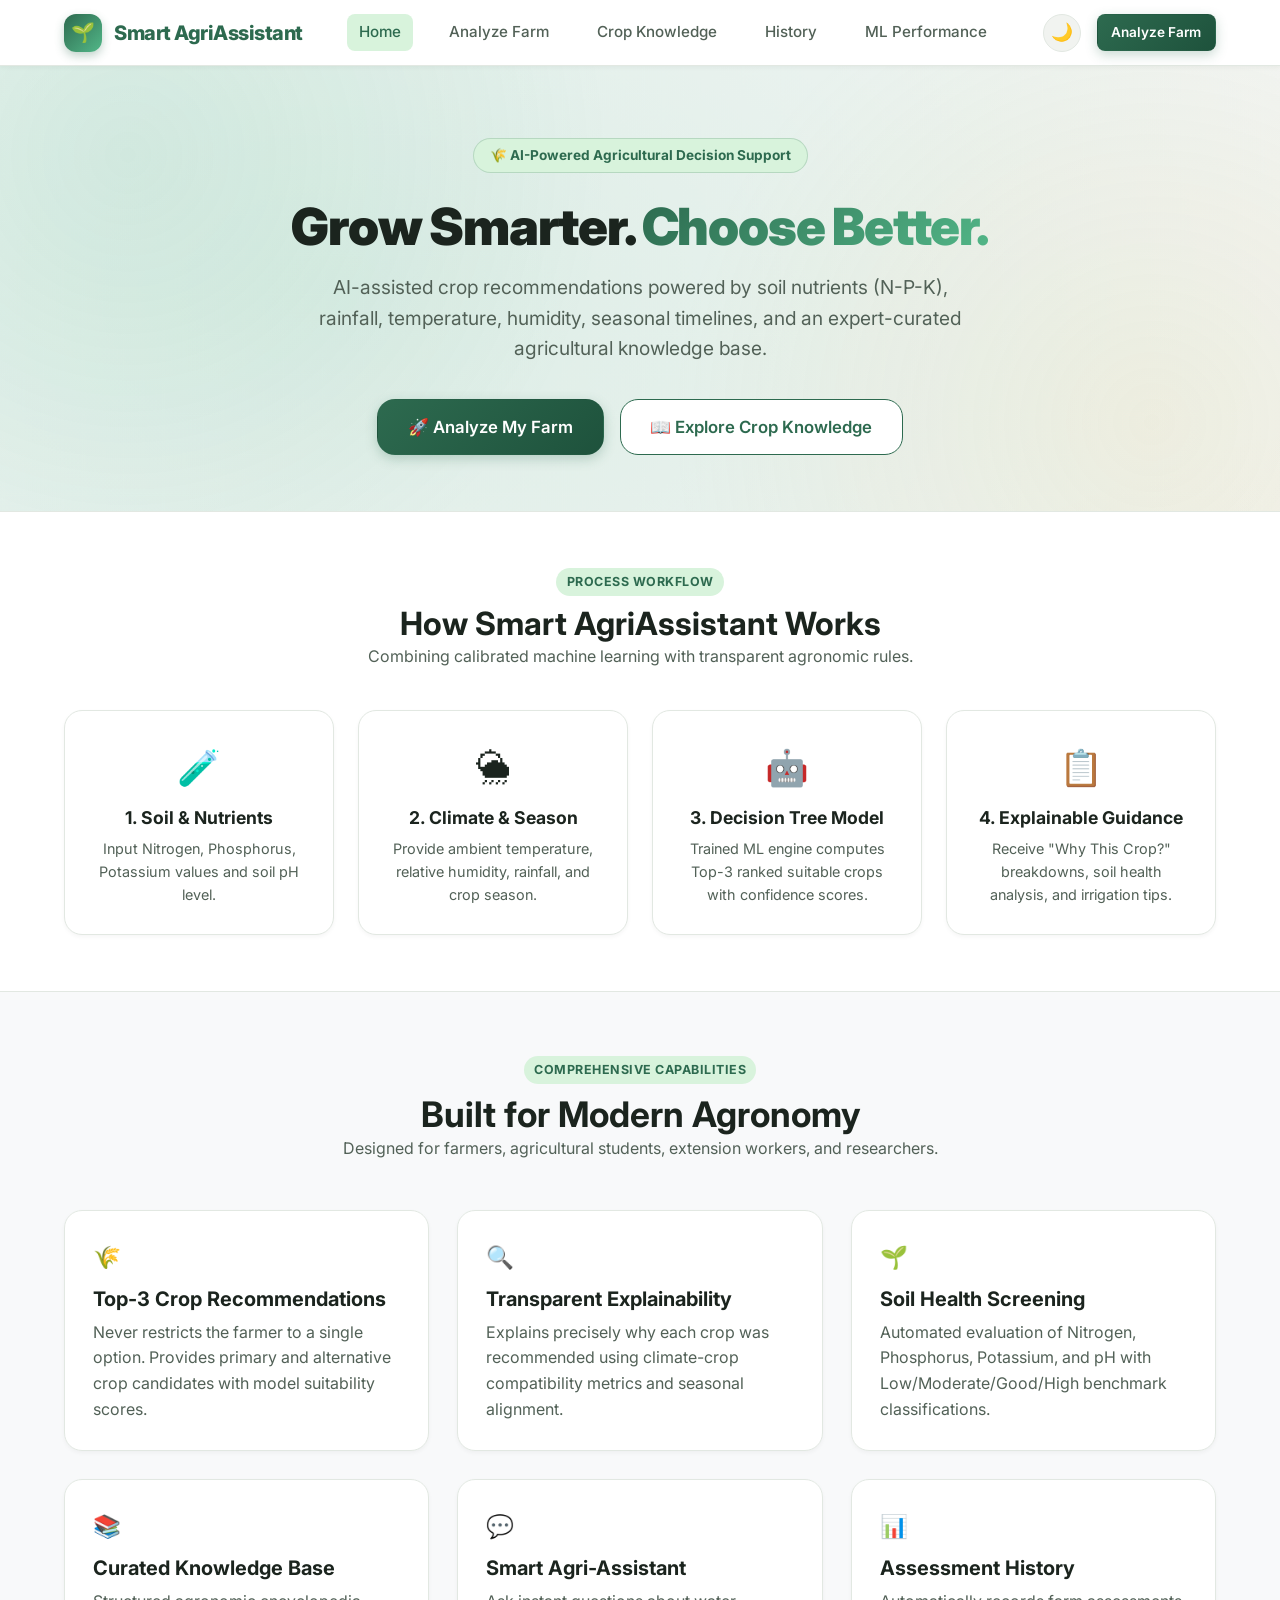
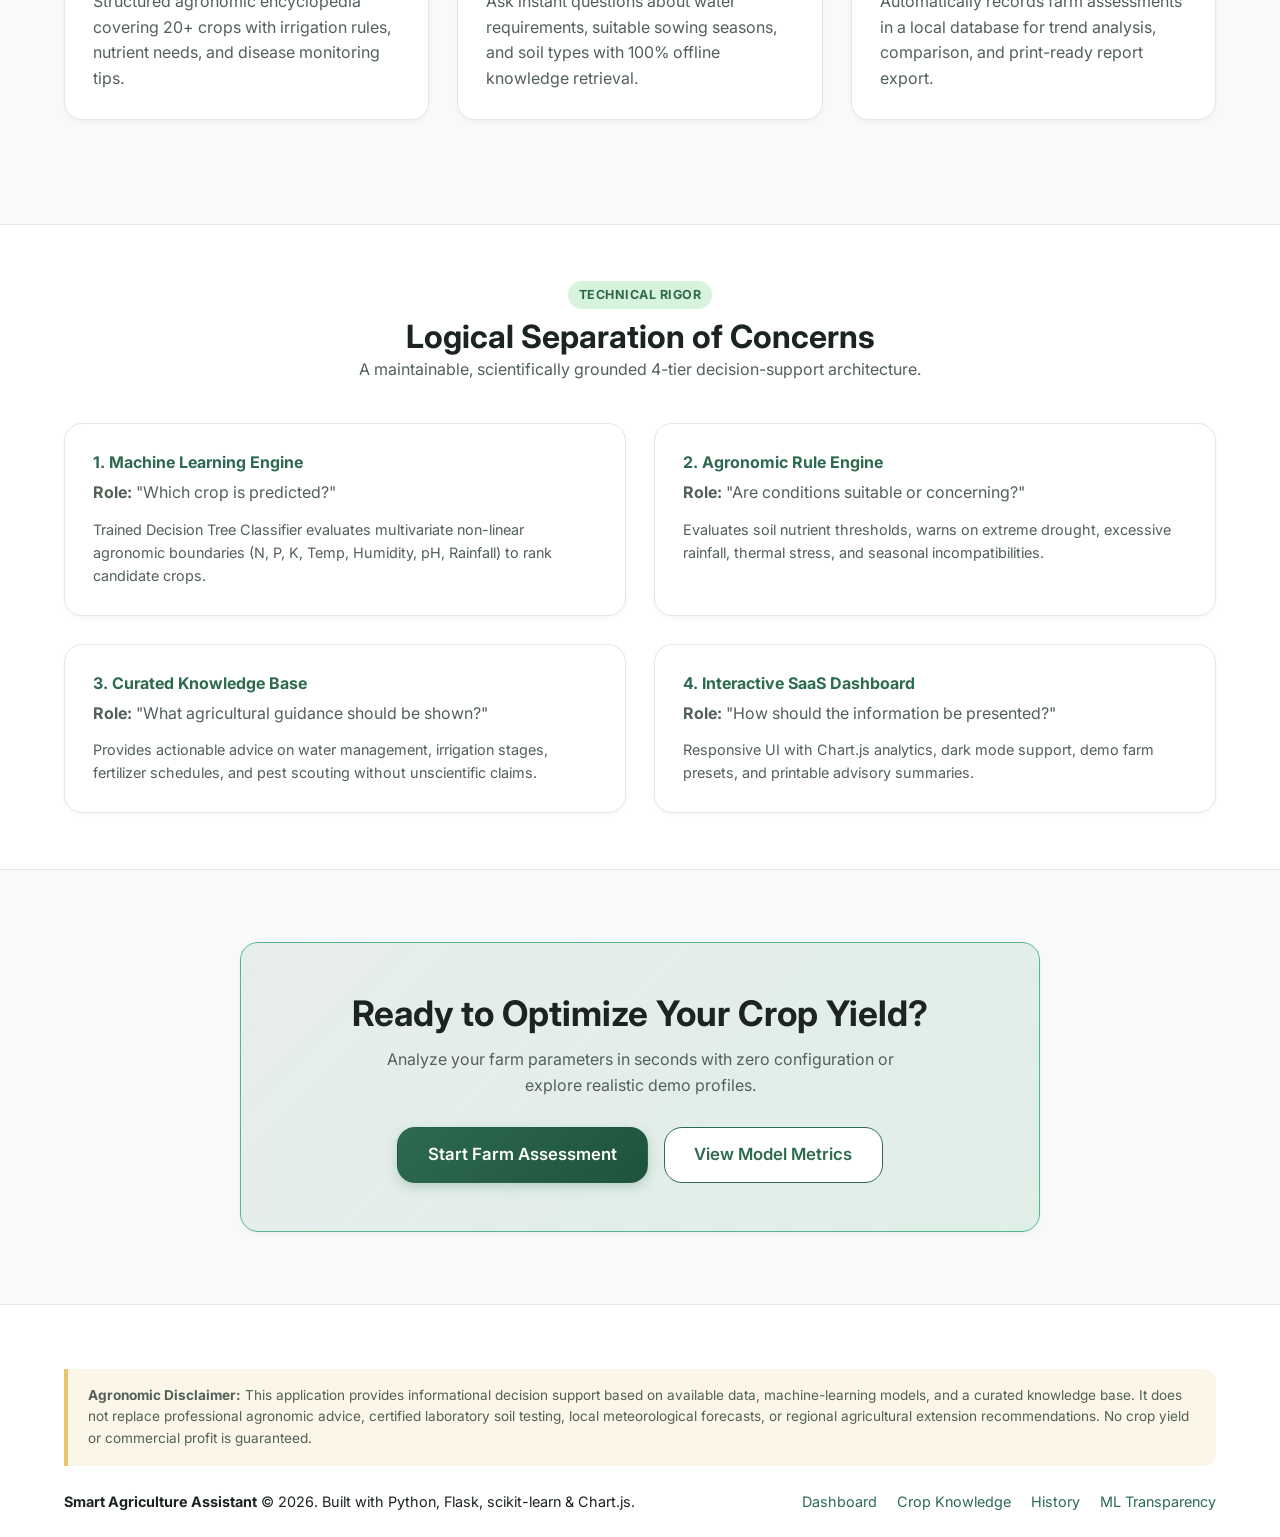
<file: templates/index.html>
<!DOCTYPE html>
<html lang="en">
<head>
  <meta charset="UTF-8">
  <meta name="viewport" content="width=device-width, initial-scale=1.0">
  <title>Smart Agriculture Assistant | AI & Agronomic Decision Support</title>
  <link rel="stylesheet" href="/static/css/style.css">
  <link rel="preconnect" href="https://fonts.googleapis.com">
  <link rel="preconnect" href="https://fonts.gstatic.com" crossorigin>
  <link href="https://fonts.googleapis.com/css2?family=Inter:wght@400;500;600;700;800;900&display=swap" rel="stylesheet">
</head>
<body>

  <!-- Navigation Bar -->
  <nav class="navbar">
    <div class="container nav-container">
      <a href="/" class="brand-logo">
        <div class="brand-icon">🌱</div>
        <span>Smart AgriAssistant</span>
      </a>
      <ul class="nav-links">
        <li><a href="/" class="nav-link active">Home</a></li>
        <li><a href="/dashboard" class="nav-link">Analyze Farm</a></li>
        <li><a href="/guidance" class="nav-link">Crop Knowledge</a></li>
        <li><a href="/history" class="nav-link">History</a></li>
        <li><a href="/model-performance" class="nav-link">ML Performance</a></li>
      </ul>
      <div class="nav-actions">
        <button class="theme-toggle" id="themeToggleBtn" aria-label="Toggle Theme">🌙</button>
        <a href="/dashboard" class="btn btn-primary btn-sm">Analyze Farm</a>
      </div>
    </div>
  </nav>

  <!-- Hero Section -->
  <section class="hero-section">
    <div class="container">
      <div class="hero-badge">🌾 AI-Powered Agricultural Decision Support</div>
      <h1 class="hero-title">
        Grow Smarter. <span class="gradient-text">Choose Better.</span>
      </h1>
      <p class="hero-subtitle">
        AI-assisted crop recommendations powered by soil nutrients (N-P-K), rainfall,
        temperature, humidity, seasonal timelines, and an expert-curated agricultural knowledge base.
      </p>
      <div class="hero-cta-group">
        <a href="/dashboard" class="btn btn-primary btn-lg">🚀 Analyze My Farm</a>
        <a href="/guidance" class="btn btn-secondary btn-lg">📖 Explore Crop Knowledge</a>
      </div>
    </div>
  </section>

  <!-- How It Works Section -->
  <section style="padding: 3.5rem 0; background: var(--bg-card); border-top: 1px solid var(--border-color); border-bottom: 1px solid var(--border-color);">
    <div class="container">
      <div style="text-align: center; max-width: 600px; margin: 0 auto 2.5rem;">
        <span class="badge badge-primary">Process Workflow</span>
        <h2 style="font-size: 2rem; margin-top: 0.5rem;">How Smart AgriAssistant Works</h2>
        <p>Combining calibrated machine learning with transparent agronomic rules.</p>
      </div>

      <div class="grid-4">
        <div class="card" style="text-align: center;">
          <div style="font-size: 2.2rem; margin-bottom: 0.75rem;">🧪</div>
          <h3 style="font-size: 1.1rem; margin-bottom: 0.5rem;">1. Soil & Nutrients</h3>
          <p style="font-size: 0.9rem;">Input Nitrogen, Phosphorus, Potassium values and soil pH level.</p>
        </div>
        <div class="card" style="text-align: center;">
          <div style="font-size: 2.2rem; margin-bottom: 0.75rem;">🌦</div>
          <h3 style="font-size: 1.1rem; margin-bottom: 0.5rem;">2. Climate & Season</h3>
          <p style="font-size: 0.9rem;">Provide ambient temperature, relative humidity, rainfall, and crop season.</p>
        </div>
        <div class="card" style="text-align: center;">
          <div style="font-size: 2.2rem; margin-bottom: 0.75rem;">🤖</div>
          <h3 style="font-size: 1.1rem; margin-bottom: 0.5rem;">3. Decision Tree Model</h3>
          <p style="font-size: 0.9rem;">Trained ML engine computes Top-3 ranked suitable crops with confidence scores.</p>
        </div>
        <div class="card" style="text-align: center;">
          <div style="font-size: 2.2rem; margin-bottom: 0.75rem;">📋</div>
          <h3 style="font-size: 1.1rem; margin-bottom: 0.5rem;">4. Explainable Guidance</h3>
          <p style="font-size: 0.9rem;">Receive "Why This Crop?" breakdowns, soil health analysis, and irrigation tips.</p>
        </div>
      </div>
    </div>
  </section>

  <!-- Core Features Grid -->
  <section style="padding: 4rem 0;">
    <div class="container">
      <div style="text-align: center; max-width: 650px; margin: 0 auto 3rem;">
        <span class="badge badge-primary">Comprehensive Capabilities</span>
        <h2 style="font-size: 2.2rem; margin-top: 0.5rem;">Built for Modern Agronomy</h2>
        <p>Designed for farmers, agricultural students, extension workers, and researchers.</p>
      </div>

      <div class="grid-3">
        <div class="card">
          <div class="card-icon">🌾</div>
          <h3 style="font-size: 1.25rem; margin: 0.75rem 0 0.5rem;">Top-3 Crop Recommendations</h3>
          <p>Never restricts the farmer to a single option. Provides primary and alternative crop candidates with model suitability scores.</p>
        </div>
        <div class="card">
          <div class="card-icon">🔍</div>
          <h3 style="font-size: 1.25rem; margin: 0.75rem 0 0.5rem;">Transparent Explainability</h3>
          <p>Explains precisely why each crop was recommended using climate-crop compatibility metrics and seasonal alignment.</p>
        </div>
        <div class="card">
          <div class="card-icon">🌱</div>
          <h3 style="font-size: 1.25rem; margin: 0.75rem 0 0.5rem;">Soil Health Screening</h3>
          <p>Automated evaluation of Nitrogen, Phosphorus, Potassium, and pH with Low/Moderate/Good/High benchmark classifications.</p>
        </div>
        <div class="card">
          <div class="card-icon">📚</div>
          <h3 style="font-size: 1.25rem; margin: 0.75rem 0 0.5rem;">Curated Knowledge Base</h3>
          <p>Structured agronomic encyclopedia covering 20+ crops with irrigation rules, nutrient needs, and disease monitoring tips.</p>
        </div>
        <div class="card">
          <div class="card-icon">💬</div>
          <h3 style="font-size: 1.25rem; margin: 0.75rem 0 0.5rem;">Smart Agri-Assistant</h3>
          <p>Ask instant questions about water requirements, suitable sowing seasons, and soil types with 100% offline knowledge retrieval.</p>
        </div>
        <div class="card">
          <div class="card-icon">📊</div>
          <h3 style="font-size: 1.25rem; margin: 0.75rem 0 0.5rem;">Assessment History</h3>
          <p>Automatically records farm assessments in a local database for trend analysis, comparison, and print-ready report export.</p>
        </div>
      </div>
    </div>
  </section>

  <!-- Technical Separation Architecture -->
  <section style="padding: 3.5rem 0; background: var(--bg-card); border-top: 1px solid var(--border-color); border-bottom: 1px solid var(--border-color);">
    <div class="container">
      <div style="text-align: center; max-width: 700px; margin: 0 auto 2.5rem;">
        <span class="badge badge-primary">Technical Rigor</span>
        <h2 style="font-size: 2rem; margin-top: 0.5rem;">Logical Separation of Concerns</h2>
        <p>A maintainable, scientifically grounded 4-tier decision-support architecture.</p>
      </div>

      <div class="grid-2">
        <div class="card">
          <h4 style="color: var(--primary); margin-bottom: 0.5rem;">1. Machine Learning Engine</h4>
          <p style="margin-bottom: 0.75rem;"><strong>Role:</strong> "Which crop is predicted?"</p>
          <p style="font-size: 0.9rem;">Trained Decision Tree Classifier evaluates multivariate non-linear agronomic boundaries (N, P, K, Temp, Humidity, pH, Rainfall) to rank candidate crops.</p>
        </div>
        <div class="card">
          <h4 style="color: var(--primary); margin-bottom: 0.5rem;">2. Agronomic Rule Engine</h4>
          <p style="margin-bottom: 0.75rem;"><strong>Role:</strong> "Are conditions suitable or concerning?"</p>
          <p style="font-size: 0.9rem;">Evaluates soil nutrient thresholds, warns on extreme drought, excessive rainfall, thermal stress, and seasonal incompatibilities.</p>
        </div>
        <div class="card">
          <h4 style="color: var(--primary); margin-bottom: 0.5rem;">3. Curated Knowledge Base</h4>
          <p style="margin-bottom: 0.75rem;"><strong>Role:</strong> "What agricultural guidance should be shown?"</p>
          <p style="font-size: 0.9rem;">Provides actionable advice on water management, irrigation stages, fertilizer schedules, and pest scouting without unscientific claims.</p>
        </div>
        <div class="card">
          <h4 style="color: var(--primary); margin-bottom: 0.5rem;">4. Interactive SaaS Dashboard</h4>
          <p style="margin-bottom: 0.75rem;"><strong>Role:</strong> "How should the information be presented?"</p>
          <p style="font-size: 0.9rem;">Responsive UI with Chart.js analytics, dark mode support, demo farm presets, and printable advisory summaries.</p>
        </div>
      </div>
    </div>
  </section>

  <!-- CTA Section -->
  <section style="padding: 4.5rem 0; text-align: center;">
    <div class="container">
      <div class="card" style="max-width: 800px; margin: 0 auto; background: linear-gradient(135deg, rgba(45, 106, 79, 0.08), rgba(82, 183, 136, 0.15)); border: 1.5px solid var(--secondary); padding: 3rem 2rem;">
        <h2 style="font-size: 2.2rem; margin-bottom: 0.75rem;">Ready to Optimize Your Crop Yield?</h2>
        <p style="max-width: 550px; margin: 0 auto 1.75rem;">Analyze your farm parameters in seconds with zero configuration or explore realistic demo profiles.</p>
        <div style="display: flex; justify-content: center; gap: 1rem; flex-wrap: wrap;">
          <a href="/dashboard" class="btn btn-primary btn-lg">Start Farm Assessment</a>
          <a href="/model-performance" class="btn btn-secondary btn-lg">View Model Metrics</a>
        </div>
      </div>
    </div>
  </section>

  <!-- Disclaimer Footer -->
  <footer class="footer">
    <div class="container">
      <div class="disclaimer-box">
        <strong>Agronomic Disclaimer:</strong> This application provides informational decision support based on available data, machine-learning models, and a curated knowledge base. It does not replace professional agronomic advice, certified laboratory soil testing, local meteorological forecasts, or regional agricultural extension recommendations. No crop yield or commercial profit is guaranteed.
      </div>
      <div class="footer-content">
        <div>
          <strong>Smart Agriculture Assistant</strong> &copy; 2026. Built with Python, Flask, scikit-learn & Chart.js.
        </div>
        <div style="display: flex; gap: 1.25rem;">
          <a href="/dashboard">Dashboard</a>
          <a href="/guidance">Crop Knowledge</a>
          <a href="/history">History</a>
          <a href="/model-performance">ML Transparency</a>
        </div>
      </div>
    </div>
  </footer>

  <script src="/static/js/main.js"></script>
</body>
</html>
</file>
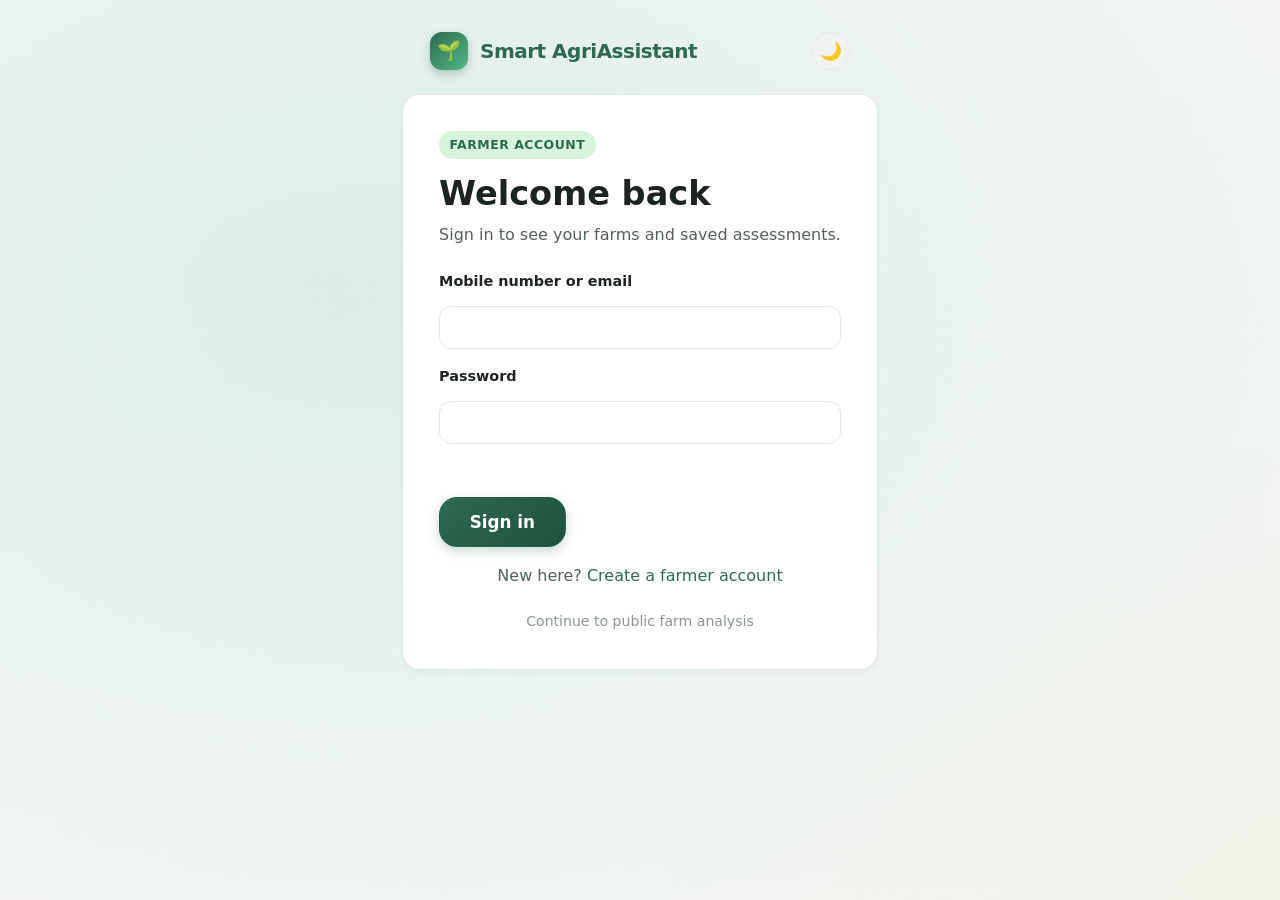
<file: templates/login.html>
<!DOCTYPE html>
<html lang="en">
<head>
  <meta charset="UTF-8"><meta name="viewport" content="width=device-width, initial-scale=1">
  <title>Farmer Sign In | Smart Agriculture Assistant</title>
  <link rel="stylesheet" href="/static/css/style.css"><link rel="stylesheet" href="/static/css/accounts.css">
</head>
<body class="account-page">
  <main class="account-shell">
    <div class="account-brand-row"><a class="brand-logo" href="/"><span class="brand-icon">🌱</span><span>Smart AgriAssistant</span></a><button class="theme-toggle" id="themeToggleBtn" aria-label="Toggle Theme">🌙</button></div>
    <section class="card account-card">
      <span class="badge badge-primary">Farmer account</span><h1>Welcome back</h1>
      <p>Sign in to see your farms and saved assessments.</p>
      <form id="loginForm">
        <label class="form-label" for="loginIdentifier">Mobile number or email</label>
        <input class="form-control" id="loginIdentifier" name="identifier" autocomplete="username" required>
        <label class="form-label" for="loginPassword">Password</label>
        <input class="form-control" id="loginPassword" name="password" type="password" autocomplete="current-password" required>
        <p class="form-message" id="formMessage" role="alert" aria-live="polite"></p>
        <button class="btn btn-primary btn-lg" type="submit">Sign in</button>
      </form>
      <p class="account-switch">New here? <a href="/register">Create a farmer account</a></p>
      <a href="/dashboard" class="account-secondary">Continue to public farm analysis</a>
    </section>
  </main>
  <script src="/static/js/main.js"></script><script src="/static/js/accounts.js"></script>
</body>
</html>
</file>
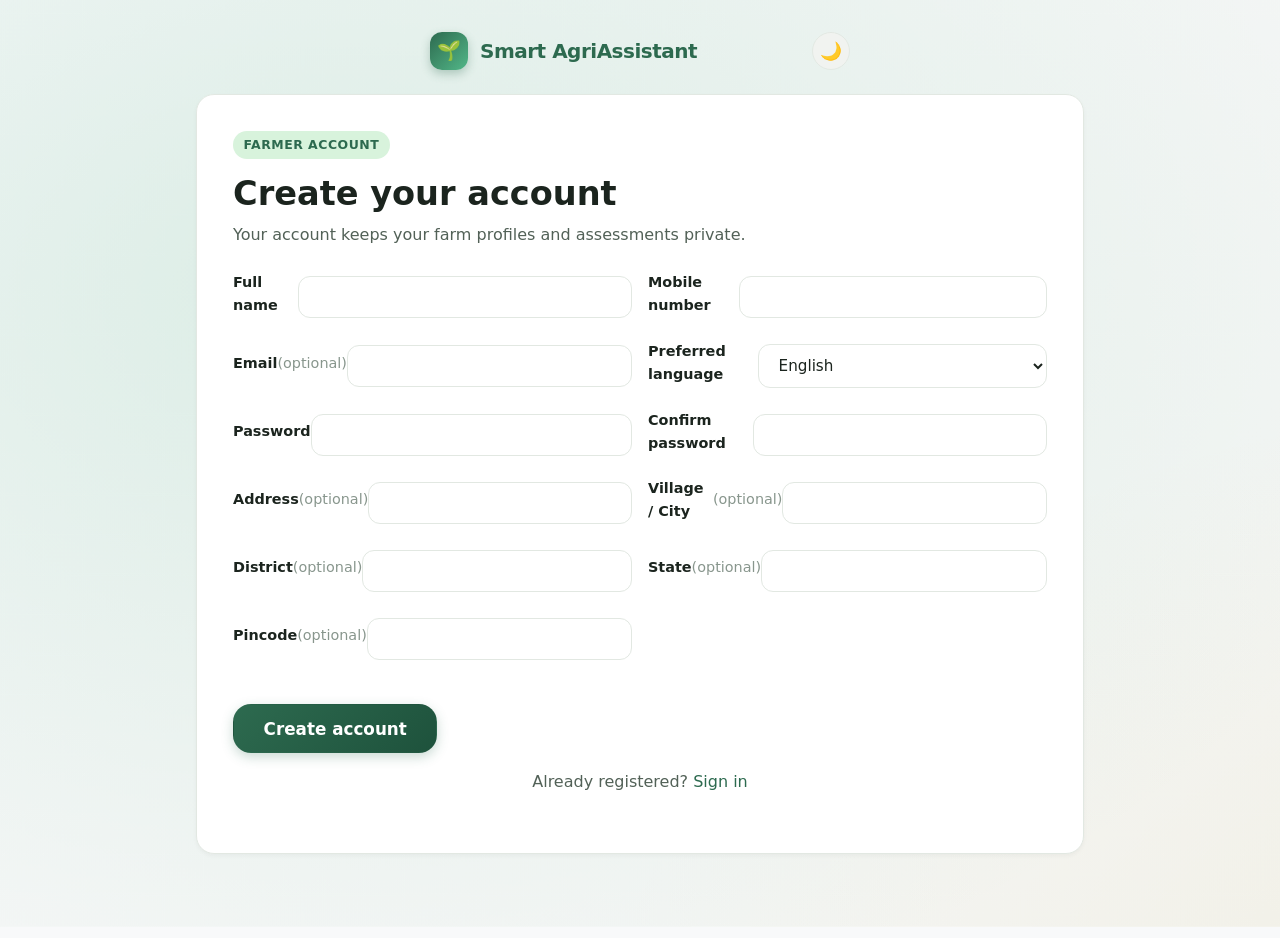
<file: templates/register.html>
<!DOCTYPE html>
<html lang="en">
<head>
  <meta charset="UTF-8"><meta name="viewport" content="width=device-width, initial-scale=1">
  <title>Create Farmer Account | Smart Agriculture Assistant</title>
  <link rel="stylesheet" href="/static/css/style.css"><link rel="stylesheet" href="/static/css/accounts.css">
</head>
<body class="account-page">
  <main class="account-shell account-shell-wide">
    <div class="account-brand-row"><a class="brand-logo" href="/"><span class="brand-icon">🌱</span><span>Smart AgriAssistant</span></a><button class="theme-toggle" id="themeToggleBtn" aria-label="Toggle Theme">🌙</button></div>
    <section class="card account-card">
      <span class="badge badge-primary">Farmer account</span><h1>Create your account</h1>
      <p>Your account keeps your farm profiles and assessments private.</p>
      <form id="registerForm">
        <div class="account-form-grid">
          <label class="form-label">Full name<input class="form-control" name="full_name" autocomplete="name" maxlength="120" required></label>
          <label class="form-label">Mobile number<input class="form-control" name="mobile" type="tel" autocomplete="tel" required></label>
          <label class="form-label">Email <span>(optional)</span><input class="form-control" name="email" type="email" autocomplete="email"></label>
          <label class="form-label">Preferred language<select class="form-control" name="preferred_language"><option>English</option><option>Gujarati</option><option>Hindi</option></select></label>
          <label class="form-label">Password<input class="form-control" name="password" type="password" minlength="8" autocomplete="new-password" required></label>
          <label class="form-label">Confirm password<input class="form-control" name="confirm_password" type="password" minlength="8" autocomplete="new-password" required></label>
          <label class="form-label">Address <span>(optional)</span><input class="form-control" name="address" autocomplete="street-address"></label>
          <label class="form-label">Village / City <span>(optional)</span><input class="form-control" name="village" autocomplete="address-level2"></label>
          <label class="form-label">District <span>(optional)</span><input class="form-control" name="district"></label>
          <label class="form-label">State <span>(optional)</span><input class="form-control" name="state" autocomplete="address-level1"></label>
          <label class="form-label">Pincode <span>(optional)</span><input class="form-control" name="pincode" autocomplete="postal-code"></label>
        </div>
        <p class="form-message" id="formMessage" role="alert" aria-live="polite"></p>
        <button class="btn btn-primary btn-lg" type="submit">Create account</button>
      </form>
      <p class="account-switch">Already registered? <a href="/login">Sign in</a></p>
    </section>
  </main>
  <script src="/static/js/main.js"></script><script src="/static/js/accounts.js"></script>
</body>
</html>
</file>
<file: static/css/style.css>
/* ==========================================================================
   SMART AGRICULTURE ASSISTANT - Modern AgriTech SaaS Theme
   ========================================================================== */

:root {
  /* Color Palette - Nature & Modern Tech */
  --primary: #2d6a4f;
  --primary-hover: #1b4332;
  --primary-light: #d8f3dc;
  --primary-dark: #081c15;
  --secondary: #52b788;
  --accent: #e9c46a;
  --accent-hover: #f4a261;
  --danger: #e76f51;
  --danger-light: #ffe5d9;
  --info: #2a9d8f;
  --info-light: #e0f2f1;
  --warning: #f4a261;
  --warning-light: #fff3cd;
  --success: #38b000;
  --success-light: #e8f5e9;

  /* Neutrals */
  --bg-main: #f8f9fa;
  --ambient-green: rgba(82, 183, 136, 0.16);
  --ambient-gold: rgba(233, 196, 106, 0.12);
  --bg-card: #ffffff;
  --bg-sidebar: #ffffff;
  --bg-subtle: #f1f3f0;
  --text-primary: #1b241e;
  --text-secondary: #526157;
  --text-muted: #88968d;
  --border-color: #e2e8e2;
  --border-focus: #2d6a4f;

  /* Elevation */
  --shadow-sm: 0 2px 4px rgba(0, 0, 0, 0.04);
  --shadow-md: 0 4px 12px rgba(27, 67, 50, 0.08);
  --shadow-lg: 0 10px 25px rgba(27, 67, 50, 0.12);
  --shadow-hover: 0 12px 30px rgba(45, 106, 79, 0.16);

  /* Geometry & Typography */
  --radius-sm: 8px;
  --radius-md: 12px;
  --radius-lg: 18px;
  --radius-xl: 24px;
  --font-sans: 'Inter', system-ui, -apple-system, BlinkMacSystemFont, "Segoe UI", Roboto, sans-serif;
  --font-mono: "Fira Code", monospace;
  --transition: all 0.25s ease-in-out;
}

/* Dark Mode Theme */
[data-theme="dark"] {
  --ambient-green: rgba(82, 183, 136, 0.11);
  --ambient-gold: rgba(233, 196, 106, 0.07);
  --bg-main: #0d1712;
  --bg-card: #15221b;
  --bg-sidebar: #111c16;
  --bg-subtle: #1c2c23;
  --text-primary: #edf3ee;
  --text-secondary: #a3b8aa;
  --text-muted: #6e8275;
  --border-color: #243a2d;
  --primary-light: #1e3a2c;
  --info-light: #163832;
  --warning-light: #3e3215;
  --danger-light: #3e201b;
  --success-light: #1b3820;
  --shadow-sm: 0 2px 6px rgba(0, 0, 0, 0.3);
  --shadow-md: 0 6px 16px rgba(0, 0, 0, 0.4);
  --shadow-lg: 0 12px 28px rgba(0, 0, 0, 0.5);
}

/* Base Styles */
*, *::before, *::after {
  box-sizing: border-box;
  margin: 0;
  padding: 0;
}

body {
  font-family: var(--font-sans);
  background-color: transparent;
  color: var(--text-primary);
  line-height: 1.6;
  -webkit-font-smoothing: antialiased;
  min-height: 100vh;
  display: flex;
  flex-direction: column;
}

/* Slow, theme-aware ambient movement behind page content. */
html {
  min-height: 100%;
  background: var(--bg-main);
}

body {
  position: relative;
  isolation: isolate;
}

body::before {
  content: "";
  position: fixed;
  z-index: -1;
  inset: -3%;
  pointer-events: none;
  background-image:
    radial-gradient(ellipse at 18% 22%, var(--ambient-green) 0, transparent 48%),
    radial-gradient(ellipse at 82% 76%, var(--ambient-gold) 0, transparent 44%),
    linear-gradient(135deg, var(--bg-main), var(--bg-subtle));
  background-size: 150% 150%;
  animation: agri-ambient-drift 30s ease-in-out infinite alternate;
  will-change: transform;
}

@keyframes agri-ambient-drift {
  from { transform: translate3d(-0.6%, -0.3%, 0) scale(1); }
  to { transform: translate3d(0.6%, 0.3%, 0) scale(1.025); }
}

@media (prefers-reduced-motion: reduce) {
  body::before { animation: none; will-change: auto; }
}

/* Typography */
h1, h2, h3, h4, h5, h6 {
  color: var(--text-primary);
  font-weight: 700;
  line-height: 1.25;
}

p {
  color: var(--text-secondary);
}

a {
  color: var(--primary);
  text-decoration: none;
  transition: var(--transition);
}

a:hover {
  color: var(--secondary);
}

/* Layout Elements */
.container {
  max-width: 1200px;
  margin: 0 auto;
  padding: 0 1.5rem;
}

.container-fluid {
  max-width: 1440px;
  margin: 0 auto;
  padding: 0 1.5rem;
}

/* Navigation Bar */
.navbar {
  background: var(--bg-card);
  border-bottom: 1px solid var(--border-color);
  position: sticky;
  top: 0;
  z-index: 1000;
  backdrop-filter: blur(10px);
  padding: 0.85rem 0;
  box-shadow: var(--shadow-sm);
}

.nav-container {
  display: flex;
  justify-content: space-between;
  align-items: center;
}

.brand-logo {
  display: flex;
  align-items: center;
  gap: 0.75rem;
  font-size: 1.25rem;
  font-weight: 800;
  color: var(--primary);
  letter-spacing: -0.5px;
}

.brand-icon {
  background: linear-gradient(135deg, var(--primary), var(--secondary));
  color: white;
  width: 38px;
  height: 38px;
  border-radius: var(--radius-md);
  display: flex;
  align-items: center;
  justify-content: center;
  font-size: 1.2rem;
  box-shadow: 0 4px 10px rgba(45, 106, 79, 0.3);
}

.nav-links {
  display: flex;
  align-items: center;
  list-style: none;
  gap: 1.5rem;
}

.nav-link {
  color: var(--text-secondary);
  font-weight: 500;
  font-size: 0.95rem;
  padding: 0.4rem 0.75rem;
  border-radius: var(--radius-sm);
  display: flex;
  align-items: center;
  gap: 0.4rem;
}

.nav-link:hover, .nav-link.active {
  color: var(--primary);
  background: var(--primary-light);
}

.nav-actions {
  display: flex;
  align-items: center;
  gap: 1rem;
}

/* Buttons */
.btn {
  display: inline-flex;
  align-items: center;
  justify-content: center;
  gap: 0.5rem;
  font-family: var(--font-sans);
  font-weight: 600;
  font-size: 0.95rem;
  padding: 0.65rem 1.35rem;
  border-radius: var(--radius-md);
  border: 1px solid transparent;
  cursor: pointer;
  transition: var(--transition);
  text-align: center;
}

.btn-primary {
  background: linear-gradient(135deg, var(--primary), #1e523c);
  color: #ffffff;
  box-shadow: 0 4px 12px rgba(45, 106, 79, 0.25);
}

.btn-primary:hover {
  background: linear-gradient(135deg, #245741, var(--primary-dark));
  box-shadow: 0 6px 18px rgba(45, 106, 79, 0.35);
  transform: translateY(-1px);
  color: white;
}

.btn-secondary {
  background: var(--bg-card);
  color: var(--primary);
  border: 1.5px solid var(--primary);
}

.btn-secondary:hover {
  background: var(--primary-light);
  color: var(--primary-dark);
}

.btn-accent {
  background: linear-gradient(135deg, var(--accent), #e76f51);
  color: #1b241e;
}

.btn-sm {
  padding: 0.4rem 0.85rem;
  font-size: 0.85rem;
  border-radius: var(--radius-sm);
}

.btn-lg {
  padding: 0.85rem 1.85rem;
  font-size: 1.05rem;
  border-radius: var(--radius-lg);
}

.theme-toggle {
  background: var(--bg-subtle);
  border: 1px solid var(--border-color);
  color: var(--text-secondary);
  border-radius: 50%;
  width: 38px;
  height: 38px;
  display: flex;
  align-items: center;
  justify-content: center;
  cursor: pointer;
  font-size: 1.1rem;
  transition: var(--transition);
}

.theme-toggle:hover {
  background: var(--primary-light);
  color: var(--primary);
}

/* Hero Section */
.hero-section {
  padding: 4.5rem 0 3.5rem;
  position: relative;
  background: radial-gradient(circle at 10% 20%, rgba(82, 183, 136, 0.12) 0%, transparent 40%),
              radial-gradient(circle at 90% 80%, rgba(233, 196, 106, 0.12) 0%, transparent 40%);
  text-align: center;
}

.hero-badge {
  display: inline-flex;
  align-items: center;
  gap: 0.5rem;
  background: var(--primary-light);
  color: var(--primary);
  padding: 0.35rem 1rem;
  border-radius: 50px;
  font-size: 0.85rem;
  font-weight: 700;
  margin-bottom: 1.5rem;
  border: 1px solid rgba(45, 106, 79, 0.2);
}

.hero-title {
  font-size: 3.2rem;
  font-weight: 900;
  letter-spacing: -1.2px;
  margin-bottom: 1rem;
  line-height: 1.15;
}

.hero-title .gradient-text {
  background: linear-gradient(135deg, var(--primary), var(--secondary));
  -webkit-background-clip: text;
  -webkit-text-fill-color: transparent;
}

.hero-subtitle {
  font-size: 1.2rem;
  max-width: 680px;
  margin: 0 auto 2.2rem;
  color: var(--text-secondary);
}

.hero-cta-group {
  display: flex;
  justify-content: center;
  align-items: center;
  gap: 1rem;
  flex-wrap: wrap;
}

/* Feature Cards Grid */
.grid-3 {
  display: grid;
  grid-template-columns: repeat(auto-fit, minmax(320px, 1fr));
  gap: 1.75rem;
  margin: 2.5rem 0;
}

.grid-4 {
  display: grid;
  grid-template-columns: repeat(auto-fit, minmax(240px, 1fr));
  gap: 1.5rem;
}

.grid-2 {
  display: grid;
  grid-template-columns: repeat(auto-fit, minmax(420px, 1fr));
  gap: 1.75rem;
}

/* Cards */
.card {
  background: var(--bg-card);
  border: 1px solid var(--border-color);
  border-radius: var(--radius-lg);
  padding: 1.75rem;
  box-shadow: var(--shadow-sm);
  transition: var(--transition);
}

.card:hover {
  box-shadow: var(--shadow-md);
  border-color: rgba(45, 106, 79, 0.3);
}

.card-header {
  display: flex;
  justify-content: space-between;
  align-items: center;
  margin-bottom: 1.25rem;
}

.card-title {
  font-size: 1.2rem;
  font-weight: 700;
  display: flex;
  align-items: center;
  gap: 0.6rem;
}

.card-icon {
  font-size: 1.4rem;
  color: var(--primary);
}

/* Form Styles */
.form-group {
  margin-bottom: 1.25rem;
}

.form-label {
  display: flex;
  justify-content: space-between;
  align-items: center;
  font-weight: 600;
  font-size: 0.9rem;
  margin-bottom: 0.4rem;
  color: var(--text-primary);
}

.form-label .unit-badge {
  font-size: 0.75rem;
  font-weight: normal;
  color: var(--text-muted);
  background: var(--bg-subtle);
  padding: 0.15rem 0.45rem;
  border-radius: 4px;
}

.form-control {
  width: 100%;
  padding: 0.7rem 0.95rem;
  font-size: 0.95rem;
  font-family: var(--font-sans);
  background: var(--bg-card);
  border: 1.5px solid var(--border-color);
  border-radius: var(--radius-md);
  color: var(--text-primary);
  transition: var(--transition);
}

.form-control:focus {
  outline: none;
  border-color: var(--primary);
  box-shadow: 0 0 0 3px rgba(45, 106, 79, 0.15);
}

.form-range-hint {
  font-size: 0.75rem;
  color: var(--text-muted);
  margin-top: 0.3rem;
  display: block;
}

/* Badges */
.badge {
  display: inline-flex;
  align-items: center;
  gap: 0.35rem;
  padding: 0.25rem 0.65rem;
  border-radius: 50px;
  font-size: 0.78rem;
  font-weight: 700;
  text-transform: uppercase;
  letter-spacing: 0.5px;
}

.badge-success {
  background: var(--success-light);
  color: var(--success);
}

.badge-warning {
  background: var(--warning-light);
  color: #b06500;
}

.badge-danger {
  background: var(--danger-light);
  color: var(--danger);
}

.badge-info {
  background: var(--info-light);
  color: var(--info);
}

.badge-primary {
  background: var(--primary-light);
  color: var(--primary);
}

/* Recommendation Results Dashboard */
.recommendation-hero {
  background: linear-gradient(135deg, rgba(45, 106, 79, 0.08), rgba(82, 183, 136, 0.15));
  border: 2px solid var(--secondary);
  border-radius: var(--radius-xl);
  padding: 2rem;
  position: relative;
  overflow: hidden;
  margin-bottom: 2rem;
}

.recommendation-badge-top {
  position: absolute;
  top: 1.25rem;
  right: 1.25rem;
  background: var(--accent);
  color: #2b2b2b;
  font-weight: 800;
  padding: 0.35rem 0.9rem;
  border-radius: 50px;
  font-size: 0.85rem;
}

.rec-crop-name {
  font-size: 2.5rem;
  font-weight: 900;
  color: var(--primary);
  display: flex;
  align-items: center;
  gap: 0.75rem;
  margin-bottom: 0.25rem;
}

.rec-scientific {
  font-style: italic;
  color: var(--text-secondary);
  font-size: 1rem;
  margin-bottom: 1rem;
}

.suitability-gauge {
  display: flex;
  align-items: center;
  gap: 1rem;
  margin: 1.25rem 0;
}

.gauge-score {
  font-size: 2.2rem;
  font-weight: 800;
  color: var(--primary);
  line-height: 1;
}

.gauge-bar-wrapper {
  flex: 1;
  background: var(--bg-subtle);
  height: 14px;
  border-radius: 50px;
  overflow: hidden;
}

.gauge-bar-fill {
  background: linear-gradient(90deg, var(--secondary), var(--primary));
  height: 100%;
  border-radius: 50px;
  transition: width 1s ease-out;
}

/* Explainability Checklist */
.why-list {
  list-style: none;
  margin-top: 1rem;
  display: grid;
  gap: 0.75rem;
}

.why-item {
  display: flex;
  align-items: flex-start;
  gap: 0.75rem;
  background: var(--bg-card);
  padding: 0.75rem 1rem;
  border-radius: var(--radius-md);
  border: 1px solid var(--border-color);
}

.why-icon-check {
  color: var(--success);
  font-weight: bold;
  font-size: 1.1rem;
}

.why-icon-warn {
  color: var(--warning);
  font-weight: bold;
  font-size: 1.1rem;
}

.why-category {
  font-weight: 700;
  font-size: 0.88rem;
  color: var(--text-primary);
}

.why-desc {
  font-size: 0.85rem;
  color: var(--text-secondary);
}

/* Top 3 Crop Cards */
.top-crops-grid {
  display: grid;
  grid-template-columns: repeat(auto-fit, minmax(280px, 1fr));
  gap: 1.25rem;
  margin: 1.5rem 0;
}

.crop-candidate-card {
  background: var(--bg-card);
  border: 1.5px solid var(--border-color);
  border-radius: var(--radius-lg);
  padding: 1.25rem;
  cursor: pointer;
  transition: var(--transition);
  position: relative;
}

.crop-candidate-card:hover, .crop-candidate-card.selected {
  border-color: var(--primary);
  box-shadow: var(--shadow-md);
  transform: translateY(-2px);
}

.crop-candidate-card.selected {
  background: rgba(45, 106, 79, 0.04);
}

.candidate-rank {
  position: absolute;
  top: 1rem;
  right: 1rem;
  background: var(--primary-light);
  color: var(--primary);
  font-weight: 800;
  font-size: 0.8rem;
  width: 26px;
  height: 26px;
  border-radius: 50%;
  display: flex;
  align-items: center;
  justify-content: center;
}

/* Soil Nutrients Meters */
.soil-metric-card {
  background: var(--bg-card);
  border: 1px solid var(--border-color);
  border-radius: var(--radius-md);
  padding: 1rem;
  text-align: center;
}

.soil-metric-val {
  font-size: 1.8rem;
  font-weight: 800;
  color: var(--primary);
}

.soil-metric-name {
  font-size: 0.85rem;
  font-weight: 600;
  color: var(--text-secondary);
  text-transform: uppercase;
}

/* Guidance Tabs */
.tabs-header {
  display: flex;
  gap: 0.5rem;
  border-bottom: 2px solid var(--border-color);
  margin-bottom: 1.25rem;
  overflow-x: auto;
}

.tab-btn {
  padding: 0.6rem 1.2rem;
  background: none;
  border: none;
  border-bottom: 3px solid transparent;
  font-weight: 600;
  color: var(--text-secondary);
  cursor: pointer;
  transition: var(--transition);
  white-space: nowrap;
}

.tab-btn.active {
  color: var(--primary);
  border-bottom-color: var(--primary);
}

.tab-pane {
  display: none;
}

.tab-pane.active {
  display: block;
}

/* Assistant Chat Modal/Panel */
.assistant-panel {
  background: var(--bg-card);
  border: 1px solid var(--border-color);
  border-radius: var(--radius-lg);
  display: flex;
  flex-direction: column;
  height: 480px;
}

.assistant-messages {
  flex: 1;
  padding: 1.25rem;
  overflow-y: auto;
  display: flex;
  flex-direction: column;
  gap: 1rem;
}

.message-bubble {
  max-width: 85%;
  padding: 0.85rem 1.15rem;
  border-radius: var(--radius-md);
  font-size: 0.92rem;
  line-height: 1.5;
}

.message-bot {
  background: var(--bg-subtle);
  color: var(--text-primary);
  align-self: flex-start;
  border-bottom-left-radius: 2px;
}

.message-user {
  background: var(--primary);
  color: white;
  align-self: flex-end;
  border-bottom-right-radius: 2px;
}

.assistant-input-bar {
  display: flex;
  gap: 0.5rem;
  padding: 0.85rem;
  border-top: 1px solid var(--border-color);
  background: var(--bg-card);
}

.prompt-chips {
  display: flex;
  gap: 0.5rem;
  padding: 0.5rem 1.25rem;
  overflow-x: auto;
  background: var(--bg-subtle);
}

.chip {
  background: var(--bg-card);
  border: 1px solid var(--border-color);
  padding: 0.3rem 0.75rem;
  border-radius: 50px;
  font-size: 0.78rem;
  color: var(--primary);
  cursor: pointer;
  white-space: nowrap;
  font-weight: 500;
  transition: var(--transition);
}

.chip:hover {
  background: var(--primary);
  color: white;
}

/* Disclaimer Banner */
.disclaimer-box {
  background: rgba(233, 196, 106, 0.15);
  border-left: 4px solid var(--accent);
  padding: 1rem 1.25rem;
  border-radius: 0 var(--radius-md) var(--radius-md) 0;
  font-size: 0.85rem;
  color: var(--text-secondary);
  margin: 1.5rem 0;
}

/* Toast Notifications */
.toast-container {
  position: fixed;
  bottom: 2rem;
  right: 2rem;
  z-index: 9999;
  display: flex;
  flex-direction: column;
  gap: 0.5rem;
}

.toast {
  background: var(--bg-card);
  color: var(--text-primary);
  border: 1px solid var(--border-color);
  border-left: 4px solid var(--primary);
  padding: 0.85rem 1.25rem;
  border-radius: var(--radius-md);
  box-shadow: var(--shadow-lg);
  font-size: 0.9rem;
  min-width: 280px;
  animation: slideIn 0.3s ease;
}

@keyframes slideIn {
  from { transform: translateX(100%); opacity: 0; }
  to { transform: translateX(0); opacity: 1; }
}

/* Footer */
.footer {
  background: var(--bg-card);
  border-top: 1px solid var(--border-color);
  padding: 2.5rem 0 1.5rem;
  margin-top: auto;
  font-size: 0.9rem;
}

.footer-content {
  display: flex;
  justify-content: space-between;
  align-items: center;
  flex-wrap: wrap;
  gap: 1.5rem;
}

/* Responsive Breakpoints */
@media (max-width: 900px) {
  .hero-title {
    font-size: 2.4rem;
  }
  .nav-links {
    display: none;
  }
  .grid-2, .grid-3 {
    grid-template-columns: 1fr;
  }
}
</file>
<file: static/css/accounts.css>
.account-page{min-height:100vh;background:transparent}
.account-shell{max-width:560px;margin:0 auto;padding:2rem 1rem 4rem}
.account-shell-wide{max-width:920px}
.account-brand-row{display:flex;align-items:center;justify-content:space-between;margin:0 auto 1.5rem;max-width:420px}
.account-brand-row .brand-logo{display:flex;text-decoration:none}
.account-card{padding:clamp(1.25rem,4vw,2.25rem);margin-bottom:1.25rem}
.account-card h1{font-size:clamp(1.65rem,4vw,2.1rem);margin:.9rem 0 .4rem}
.account-card>p{margin-bottom:1.4rem}
.account-card form>.form-control,.account-card form>label>.form-control{margin:.45rem 0 1rem}
.account-card .form-label span{font-weight:400;color:var(--text-muted)}
.account-form-grid{display:grid;grid-template-columns:repeat(2,minmax(0,1fr));gap:.8rem 1rem}
.account-form-grid>.form-label{min-width:0}
.account-form-grid .form-control{margin-top:.4rem}
.account-switch{text-align:center;margin:1rem 0 .2rem}
.account-secondary{display:block;text-align:center;font-size:.88rem;margin-top:1rem;color:var(--text-muted)}
.form-message{min-height:1.35rem;color:var(--danger,#b43c34);font-size:.9rem;margin:.25rem 0 .75rem}
.form-message.success{color:var(--primary,#287b43)}
.account-topbar{background:var(--bg-card,#fff);border-bottom:1px solid var(--border-color,#dce5dc)}
.account-nav{max-width:1180px;min-height:68px;margin:auto;padding:.75rem 1.25rem;display:flex;align-items:center;justify-content:space-between;gap:1rem}
.account-nav>div{display:flex;align-items:center;gap:1rem;flex-wrap:wrap}
.account-nav a{color:var(--text-secondary);text-decoration:none;font-weight:600}
.account-content{padding-top:2rem;padding-bottom:4rem}
.account-welcome,.account-section-heading{display:flex;justify-content:space-between;align-items:center;gap:1rem;flex-wrap:wrap}
.account-welcome{margin-bottom:1.5rem}.account-welcome h1{margin:.6rem 0 .2rem}.account-welcome p,.account-section-heading p{margin:0;color:var(--text-muted)}
.account-summary-grid{display:grid;grid-template-columns:repeat(3,minmax(0,1fr));gap:1rem;margin:1.5rem 0 2.5rem}
.summary-tile{display:flex;align-items:center;gap:1rem;text-decoration:none;color:inherit;padding:1.2rem}
.summary-tile>span{font-size:1.7rem}.summary-tile strong,.summary-tile small{display:block}.summary-tile small{color:var(--text-muted);margin-top:.25rem}
.account-section{margin:2rem 0}.account-section-heading{margin-bottom:1rem}.account-section-heading h2{margin:0 0 .25rem}
.farm-list,.report-list{display:grid;grid-template-columns:repeat(2,minmax(0,1fr));gap:1rem}
.farm-card{padding:1.2rem}.farm-card h3{margin:0 0 .4rem}.farm-card p{font-size:.9rem;margin:.4rem 0;color:var(--text-secondary)}
.farm-actions{display:flex;gap:.5rem;flex-wrap:wrap;margin-top:1rem}.danger-action{color:var(--danger,#b43c34)}
.empty-state{padding:1.1rem;color:var(--text-muted)}.saved-report{padding:1rem;display:grid;gap:.45rem}.saved-report span,.saved-report p{font-size:.86rem;color:var(--text-muted);margin:0}
.trend-select{max-width:260px}.chart-card{height:320px;padding:1rem;position:relative}.notice-card{padding:1.2rem;color:var(--text-secondary)}
.modal-backdrop[hidden]{display:none}.modal-backdrop{position:fixed;inset:0;z-index:20;background:#102018a8;display:flex;align-items:center;justify-content:center;padding:1rem;overflow:auto}
.farm-modal{position:relative;width:min(780px,100%);max-height:95vh;overflow:auto;padding:1.5rem}.farm-modal h2{margin:0 2rem 1.2rem 0}.modal-close{position:absolute;right:1rem;top:.8rem;border:0;background:transparent;font-size:1.7rem;cursor:pointer;color:var(--text-muted)}
.modal-actions{display:flex;justify-content:flex-end;gap:.6rem;margin-top:.4rem}
.farm-data-panel{padding:clamp(1rem,3vw,1.6rem)}
.farm-data-heading{display:flex;align-items:flex-end;justify-content:space-between;gap:1rem;margin-bottom:1.2rem}
.farm-data-heading h2{margin:.6rem 0 .3rem;font-size:1.45rem}.farm-data-heading p{margin:0;max-width:760px;color:var(--text-muted)}
.farm-data-options{display:grid;grid-template-columns:repeat(3,minmax(0,1fr));gap:1rem}
.farm-source-card{border:1px solid var(--border-color);background:var(--bg-subtle);border-radius:var(--radius-md);padding:1rem;min-width:0}
.farm-source-card h3{font-size:1rem;margin:0 0 .4rem}.farm-source-card p{font-size:.87rem;margin:.4rem 0 .7rem;color:var(--text-secondary)}.farm-source-card small{display:block;color:var(--text-muted);font-size:.76rem;margin-top:.6rem}
.farm-source-card .form-control{margin:.35rem 0 .7rem}.farm-source-card input[type=file]{font-size:.8rem}
.farm-source-message{font-size:.8rem;min-height:1.1rem;overflow-wrap:anywhere}
.farm-source-actions{display:flex;gap:.5rem;flex-wrap:wrap}
.sensor-input-grid,.soil-review-grid{display:grid;grid-template-columns:repeat(3,minmax(0,1fr));gap:.5rem}
.soil-review-grid{grid-template-columns:repeat(4,minmax(0,1fr));margin:.8rem 0}
.sensor-input-grid .form-label,.soil-review-grid .form-label{font-size:.8rem}.sensor-input-grid .form-control,.soil-review-grid .form-control{min-width:0;padding:.55rem}
.manual-soil-extras{grid-template-columns:repeat(2,minmax(0,1fr));margin-top:1rem}.manual-soil-extras .form-group{margin:0}
.report-review{border:1px solid var(--border-color);background:var(--bg-subtle);border-radius:var(--radius-md);padding:1rem;margin:1rem 0}
.report-review h3{margin:0 0 .25rem}.report-review p{margin:0;color:var(--text-muted);font-size:.88rem}
.farm-readiness{display:flex;justify-content:space-between;align-items:center;gap:1rem;margin:1.3rem 0 .7rem;padding:.8rem 0;border-top:1px solid var(--border-color)}
.farm-readiness strong,.farm-readiness span{display:block}.farm-readiness span{font-size:.84rem;color:var(--text-muted);margin-top:.2rem}
.farm-source-table-wrap{overflow-x:auto}.farm-source-table{width:100%;border-collapse:collapse;font-size:.86rem}.farm-source-table th,.farm-source-table td{text-align:left;padding:.55rem .7rem;border-bottom:1px solid var(--border-color)}.farm-source-table th{color:var(--text-muted);font-size:.75rem;text-transform:uppercase}
.farm-data-note{padding:.7rem 1rem;background:var(--bg-subtle);border-radius:var(--radius-sm);font-size:.86rem}
@media(max-width:700px){.account-summary-grid{grid-template-columns:1fr}.farm-list,.report-list,.account-form-grid{grid-template-columns:1fr}.account-nav{align-items:flex-start;flex-direction:column}.account-welcome>.btn{width:100%;justify-content:center}.chart-card{height:280px}}
@media(max-width:920px){.farm-data-options{grid-template-columns:1fr}.soil-review-grid{grid-template-columns:repeat(2,minmax(0,1fr))}.farm-data-heading{align-items:flex-start;flex-direction:column}}
</file>
